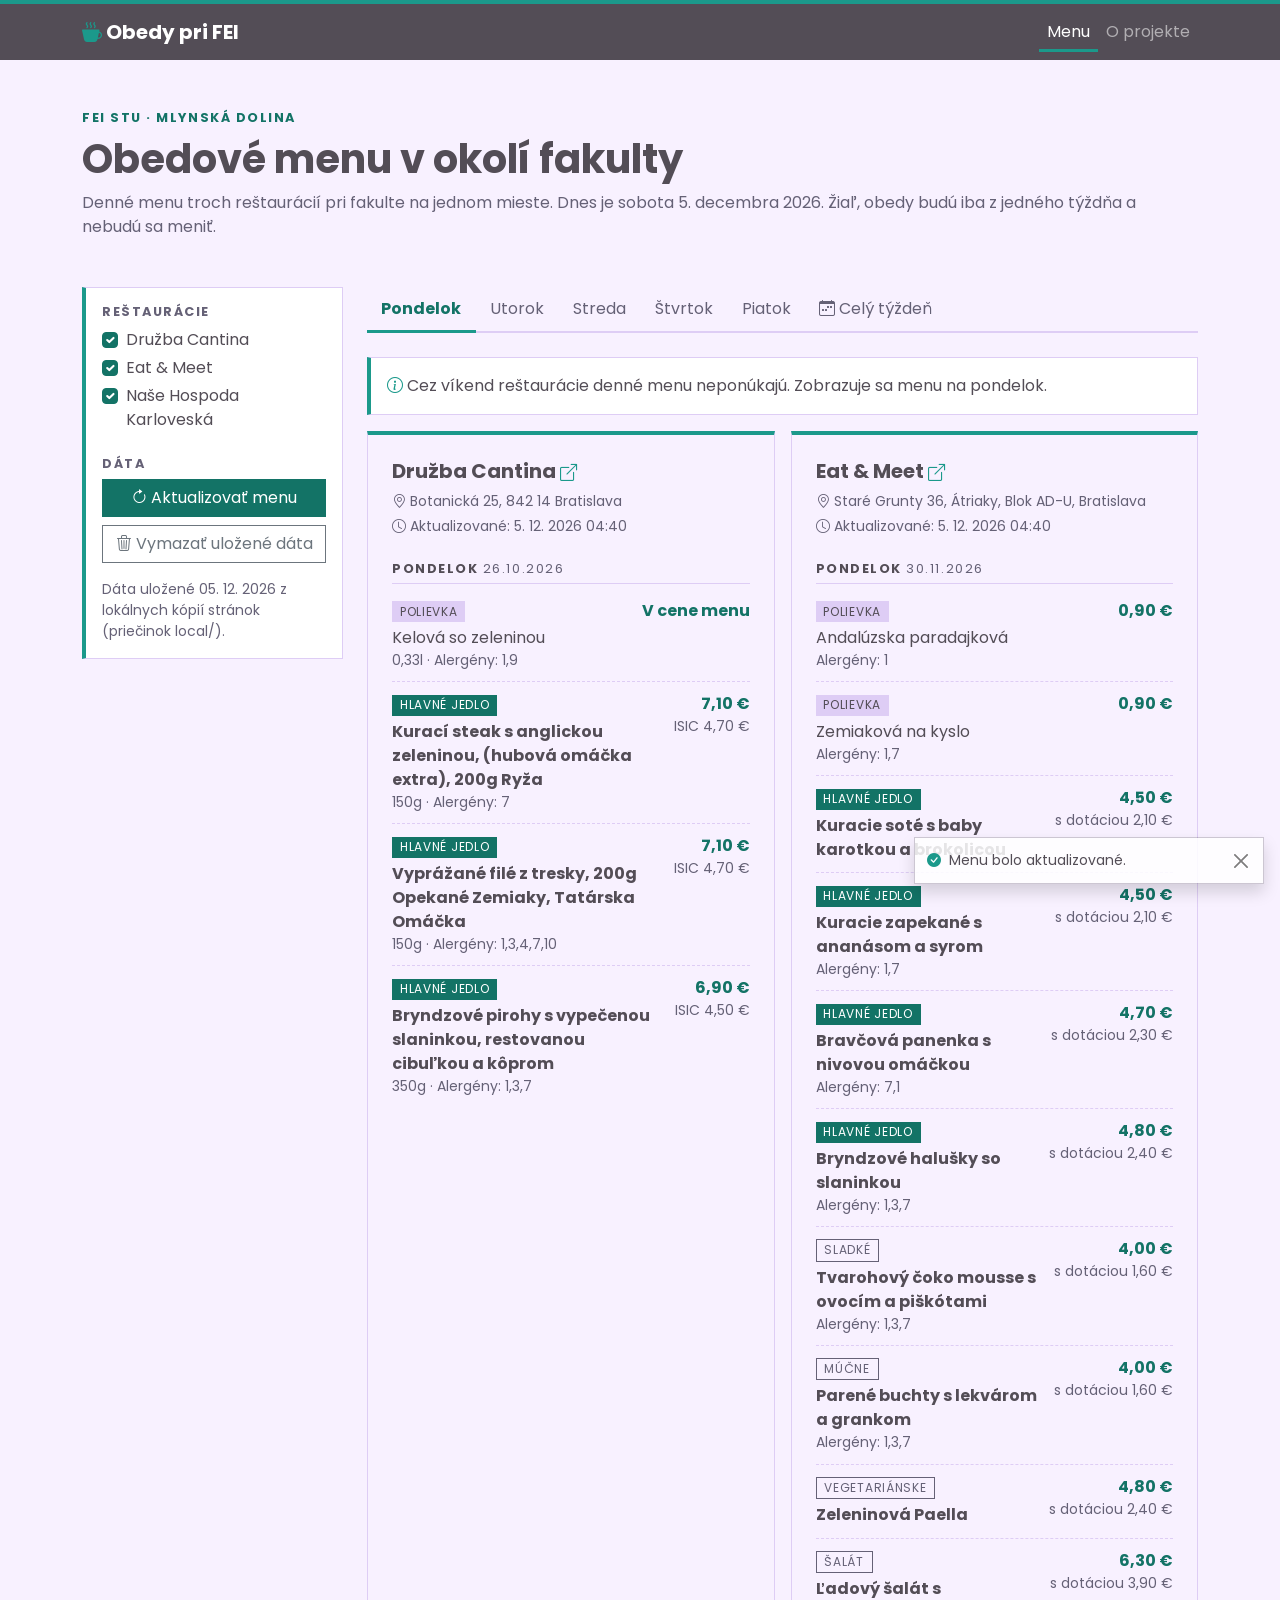
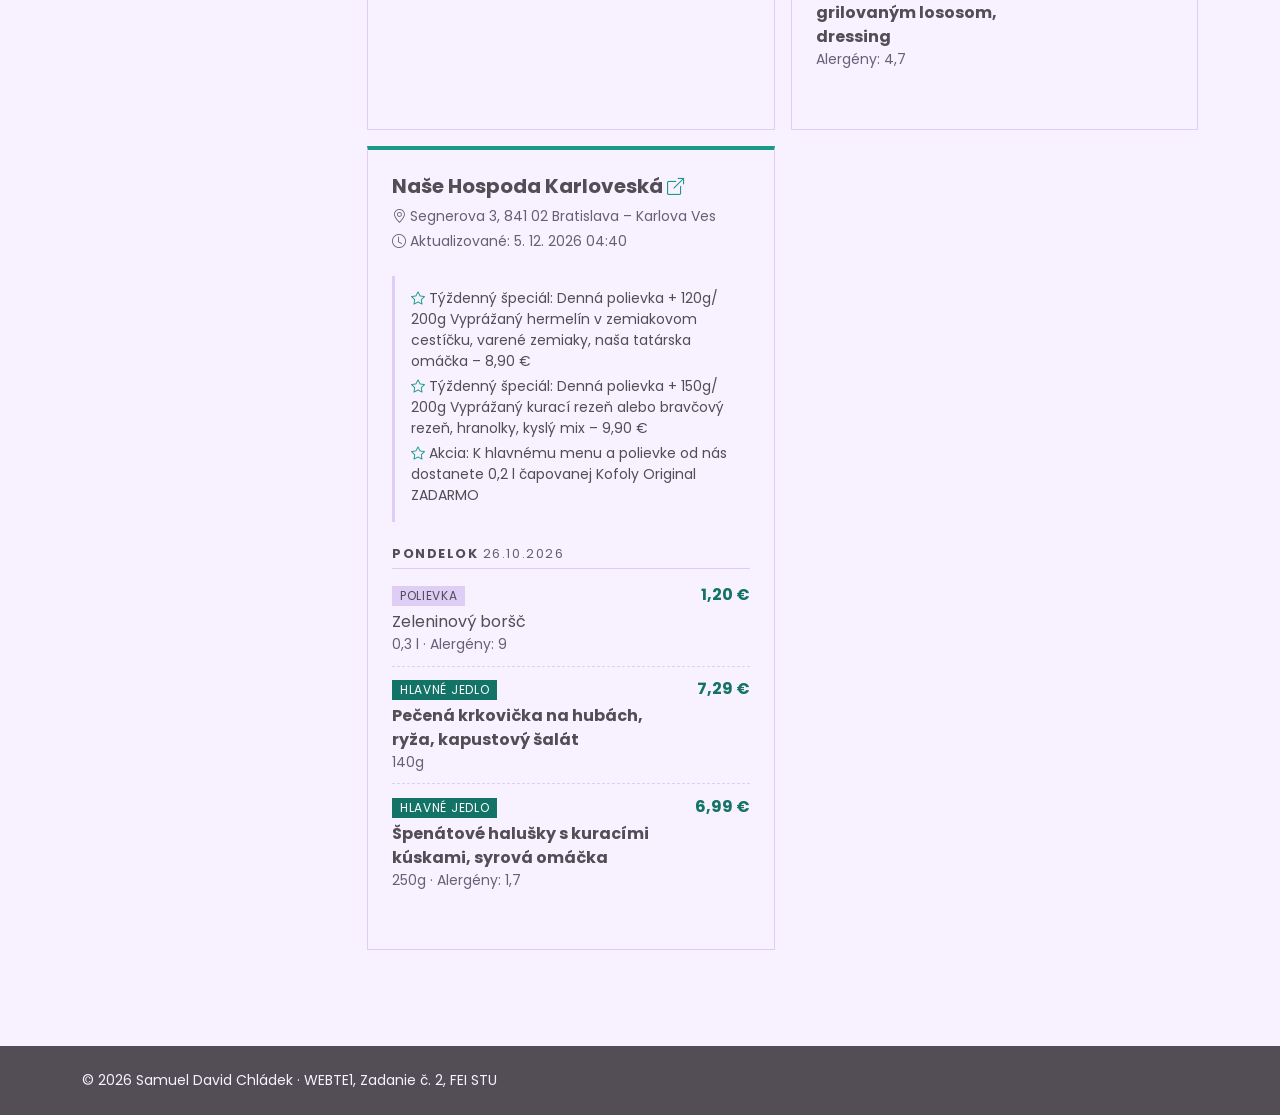
<file: index.html>
<!DOCTYPE html>
<html lang="sk">
<head>
    <meta charset="UTF-8">
    <meta name="viewport" content="width=device-width, initial-scale=1">
    <meta name="description" content="Denné obedové menu reštaurácií v okolí FEI STU v Bratislave.">
    <meta name="author" content="Samuel David Chládek">
    <title>Obedové menu v okolí FEI STU</title>

    <!-- Ikona stránky -->
    <link rel="icon" href="favicon.svg" type="image/svg+xml">

    <!-- Knižnice: Bootstrap 5 (CSS) a Bootstrap Icons -->
    <link rel="stylesheet" href="https://cdn.jsdelivr.net/npm/bootstrap@5.3.3/dist/css/bootstrap.min.css">
    <link rel="stylesheet" href="https://cdn.jsdelivr.net/npm/bootstrap-icons@1.11.3/font/bootstrap-icons.min.css">

    <!-- Vlastné štýly (musia byť až za Bootstrapom, aby ho mohli prepísať) -->
    <link rel="stylesheet" href="css/style.css">
</head>
<body>

    <!-- ===== HLAVIČKA S NAVIGÁCIOU ===== -->
    <header class="site-header">
        <nav class="navbar navbar-expand-md" data-bs-theme="dark" aria-label="Hlavná navigácia">
            <div class="container">
                <a class="navbar-brand fw-bold" href="index.html">
                    <i class="bi bi-cup-hot-fill text-accent" aria-hidden="true"></i> Obedy pri FEI
                </a>
                <button class="navbar-toggler" type="button" data-bs-toggle="collapse"
                        data-bs-target="#mainMenu" aria-controls="mainMenu"
                        aria-expanded="false" aria-label="Zobraziť navigáciu">
                    <span class="navbar-toggler-icon"></span>
                </button>
                <div class="collapse navbar-collapse" id="mainMenu">
                    <ul class="navbar-nav ms-auto">
                        <li class="nav-item"><a class="nav-link active" aria-current="page" href="index.html">Menu</a></li>
                        <li class="nav-item"><a class="nav-link" href="o-projekte.html">O projekte</a></li>
                    </ul>
                </div>
            </div>
        </nav>
    </header>

    <main class="container py-4 py-md-5">

        <!-- ===== ÚVOD ===== -->
        <section class="mb-4 mb-md-5" aria-labelledby="pageTitle">
            <p class="eyebrow fw-bold mb-2">FEI STU · Mlynská dolina</p>
            <h1 id="pageTitle" class="display-6 fw-bold mb-2">Obedové menu v okolí fakulty</h1>
            <p class="text-secondary mb-0">
                Denné menu troch reštaurácií pri fakulte na jednom mieste.
                Dnes je <time id="todayDate" datetime="2026-10-28">dnes</time>. Žiaľ, obedy budú iba z jedného týždňa a nebudú sa meniť.
                <!-- dátum aj text v <time> prepíše app.js na aktuálny deň -->
            </p>
        </section>

        <div class="row g-4">

            <!-- ===== BOČNÝ PANEL: filtre a tlačidlá ===== -->
            <aside class="col-12 col-lg-3" aria-label="Nastavenie zobrazenia">
                <div class="panel p-3">
                    <h2 class="panel-title fw-bold mb-2">Reštaurácie</h2>
                    <!-- checkboxy vytvorí app.js podľa RESTAURANTS -->
                    <div id="filters" class="mb-4"></div>

                    <h2 class="panel-title fw-bold mb-2">Dáta</h2>
                    <div class="d-grid gap-2 mb-3">
                        <button type="button" class="btn btn-accent" id="refreshButton">
                            <i class="bi bi-arrow-clockwise" aria-hidden="true"></i> Aktualizovať menu
                        </button>
                        <button type="button" class="btn btn-outline-secondary" id="clearButton">
                            <i class="bi bi-trash3" aria-hidden="true"></i> Vymazať uložené dáta
                        </button>
                    </div>
                    <p id="dataStatus" class="small text-secondary mb-0"></p>
                </div>
            </aside>

            <!-- ===== HLAVNÁ ČASŤ: záložky dní a menu ===== -->
            <div class="col-12 col-lg-9">

                <!-- Záložky dní -->
                <div class="day-tabs d-flex flex-wrap mb-4" role="group" aria-label="Výber dňa">
                    <button type="button" class="day-tab" data-day="Pondelok">Pondelok</button>
                    <button type="button" class="day-tab" data-day="Utorok">Utorok</button>
                    <button type="button" class="day-tab" data-day="Streda">Streda</button>
                    <button type="button" class="day-tab" data-day="Štvrtok">Štvrtok</button>
                    <button type="button" class="day-tab" data-day="Piatok">Piatok</button>
                    <button type="button" class="day-tab" data-day="week">
                        <i class="bi bi-calendar-week" aria-hidden="true"></i> Celý týždeň
                    </button>
                </div>

                <!-- Informácia cez víkend (app.js ju zobrazí odstránením triedy d-none) -->
                <div id="weekendInfo" class="alert panel d-none" role="status">
                    <i class="bi bi-info-circle text-accent" aria-hidden="true"></i>
                    Cez víkend reštaurácie denné menu neponúkajú. Zobrazuje sa menu na pondelok.
                </div>

                <!-- Indikátor načítavania (Bootstrap spinner) -->
                <div id="loader" class="text-center py-5 d-none" role="status">
                    <div class="spinner-border text-accent" aria-hidden="true"></div>
                    <p class="mt-3 text-secondary mb-0">Načítavam a spracúvam menu reštaurácií…</p>
                </div>

                <!-- ===== VÝPIS MENU – karty reštaurácií vkladá app.js ===== -->
                <section aria-label="Menu reštaurácií">
                    <div id="menuList" class="row g-3"></div>
                </section>
            </div>
        </div>
    </main>

    <!-- ===== PÄTIČKA ===== -->
    <footer class="site-footer py-4 mt-5">
        <div class="container small">
            <div class="row g-2">
                <div class="col-12 col-md-6">
                    &copy; 2026 Samuel David Chládek · WEBTE1, Zadanie č. 2, FEI STU
                </div>
                
            </div>
        </div>
    </footer>

    <!-- Oznámenie (Bootstrap Toast) – zobrazí sa po aktualizácii / vymazaní -->
    <div class="toast-container position-fixed bottom-0 end-0 p-3">
        <div id="toast" class="toast" role="status" aria-live="polite" aria-atomic="true">
            <div class="toast-body d-flex align-items-center gap-2">
                <i class="bi bi-check-circle-fill text-accent" aria-hidden="true"></i>
                <span id="toastText"></span>
                <button type="button" class="btn-close ms-auto" data-bs-dismiss="toast" aria-label="Zavrieť"></button>
            </div>
        </div>
    </div>

    <!-- Knižnica: Bootstrap 5 JS (rozbaľovacia navigácia na mobile, Toast) -->
    <script src="https://cdn.jsdelivr.net/npm/bootstrap@5.3.3/dist/js/bootstrap.bundle.min.js"></script>
    <!-- Vlastné skripty: najprv parsery, potom aplikácia (app.js používa RESTAURANTS) -->
    <script src="js/restaurants.js"></script>
    <script src="js/app.js"></script>
</body>
</html>
</file>
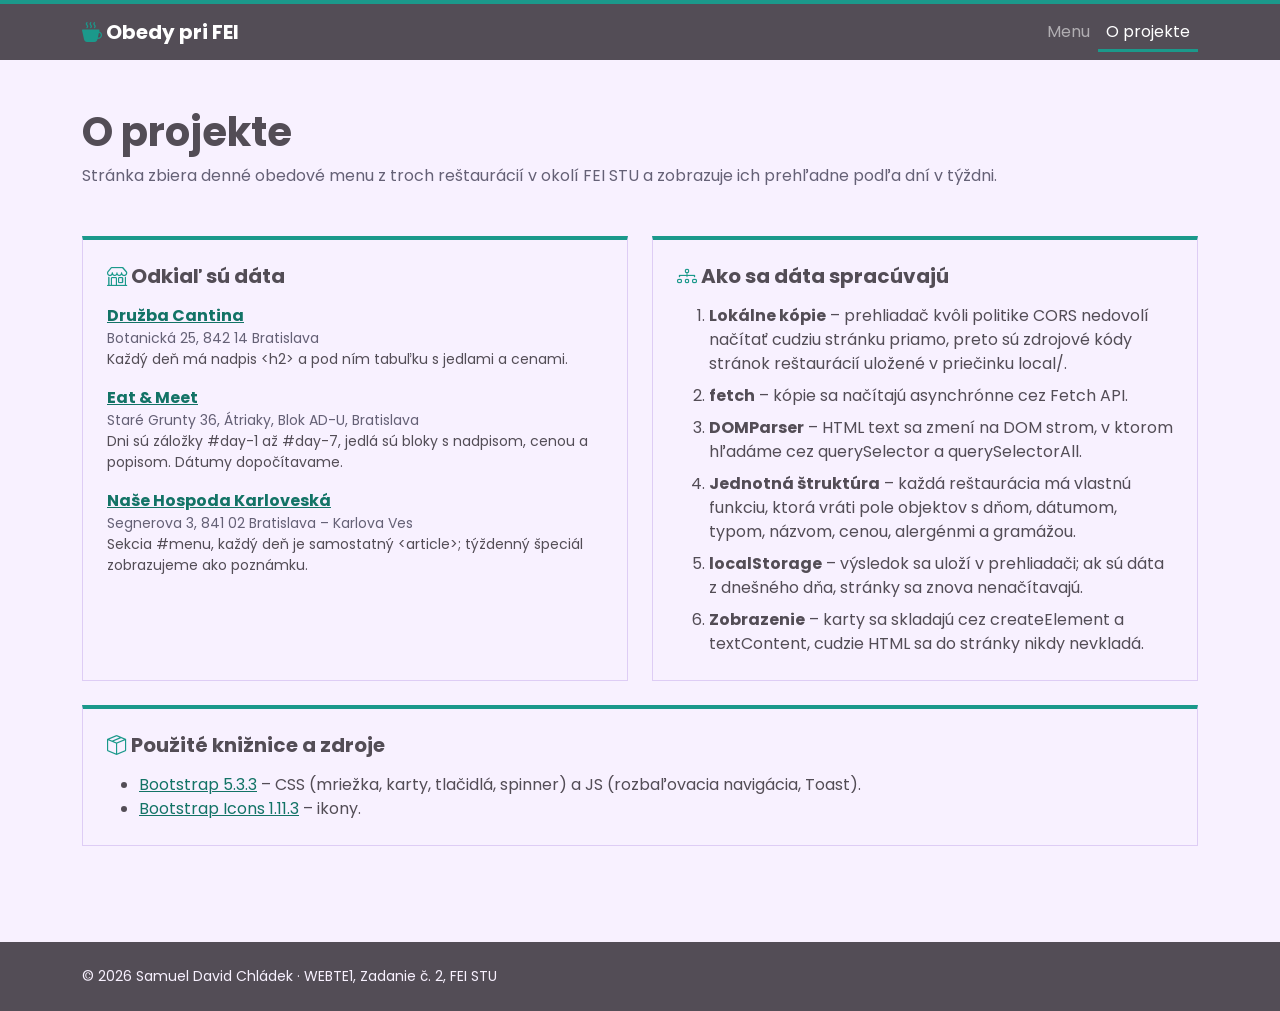
<file: o-projekte.html>
<!DOCTYPE html>
<html lang="sk">
<head>
    <meta charset="UTF-8">
    <meta name="viewport" content="width=device-width, initial-scale=1">
    <meta name="description" content="Ako funguje stránka Obedové menu v okolí FEI STU – zdroje dát, spracovanie a použité knižnice.">
    <meta name="author" content="Samuel David Chládek">
    <title>O projekte | Obedové menu v okolí FEI STU</title>

    <link rel="icon" href="favicon.svg" type="image/svg+xml">
    <link rel="stylesheet" href="https://cdn.jsdelivr.net/npm/bootstrap@5.3.3/dist/css/bootstrap.min.css">
    <link rel="stylesheet" href="https://cdn.jsdelivr.net/npm/bootstrap-icons@1.11.3/font/bootstrap-icons.min.css">
    <link rel="stylesheet" href="css/style.css">
</head>
<body>

    <header class="site-header">
        <nav class="navbar navbar-expand-md" data-bs-theme="dark" aria-label="Hlavná navigácia">
            <div class="container">
                <a class="navbar-brand fw-bold" href="index.html">
                    <i class="bi bi-cup-hot-fill text-accent" aria-hidden="true"></i> Obedy pri FEI
                </a>
                <button class="navbar-toggler" type="button" data-bs-toggle="collapse"
                        data-bs-target="#mainMenu" aria-controls="mainMenu"
                        aria-expanded="false" aria-label="Zobraziť navigáciu">
                    <span class="navbar-toggler-icon"></span>
                </button>
                <div class="collapse navbar-collapse" id="mainMenu">
                    <ul class="navbar-nav ms-auto">
                        <li class="nav-item"><a class="nav-link" href="index.html">Menu</a></li>
                        <li class="nav-item"><a class="nav-link active" aria-current="page" href="o-projekte.html">O projekte</a></li>
                    </ul>
                </div>
            </div>
        </nav>
    </header>

    <main class="container py-4 py-md-5">
        <h1 class="display-6 fw-bold mb-2">O projekte</h1>
        <p class="text-secondary mb-5">
            Stránka zbiera denné obedové menu z troch reštaurácií v okolí FEI STU
            a zobrazuje ich prehľadne podľa dní v týždni.
        </p>

        <div class="row g-4">

            <!-- Zdroje dát -->
            <div class="col-12 col-lg-6">
                <section class="card restaurant-card h-100" aria-labelledby="sourcesTitle">
                    <div class="card-body p-4">
                        <h2 id="sourcesTitle" class="h5 fw-bold mb-3">
                            <i class="bi bi-shop text-accent" aria-hidden="true"></i> Odkiaľ sú dáta
                        </h2>
                        <ul class="list-unstyled mb-0">
                            <li class="mb-3">
                                <a href="https://www.druzbacatering.sk/jedalny-listok/" target="_blank" rel="noopener" class="fw-bold">Družba Cantina</a>
                                <div class="small text-secondary">Botanická 25, 842 14 Bratislava</div>
                                <div class="small">Každý deň má nadpis &lt;h2&gt; a pod ním tabuľku s jedlami a cenami.</div>
                            </li>
                            <li class="mb-3">
                                <a href="https://eatandmeet.sk/tyzdenne-menu" target="_blank" rel="noopener" class="fw-bold">Eat &amp; Meet</a>
                                <div class="small text-secondary">Staré Grunty 36, Átriaky, Blok AD-U, Bratislava</div>
                                <div class="small">Dni sú záložky #day-1 až #day-7, jedlá sú bloky s nadpisom, cenou a popisom. Dátumy dopočítavame.</div>
                            </li>
                            <li>
                                <a href="https://www.nasehospoda-karloveska.sk/" target="_blank" rel="noopener" class="fw-bold">Naše Hospoda Karloveská</a>
                                <div class="small text-secondary">Segnerova 3, 841 02 Bratislava – Karlova Ves</div>
                                <div class="small">Sekcia #menu, každý deň je samostatný &lt;article&gt;; týždenný špeciál zobrazujeme ako poznámku.</div>
                            </li>
                        </ul>
                    </div>
                </section>
            </div>

            <!-- Spracovanie -->
            <div class="col-12 col-lg-6">
                <section class="card restaurant-card h-100" aria-labelledby="processingTitle">
                    <div class="card-body p-4">
                        <h2 id="processingTitle" class="h5 fw-bold mb-3">
                            <i class="bi bi-diagram-3 text-accent" aria-hidden="true"></i> Ako sa dáta spracúvajú
                        </h2>
                        <ol class="mb-0">
                            <li class="mb-2"><strong>Lokálne kópie</strong> – prehliadač kvôli politike CORS nedovolí načítať cudziu stránku priamo, preto sú zdrojové kódy stránok reštaurácií uložené v priečinku local/.</li>
                            <li class="mb-2"><strong>fetch</strong> – kópie sa načítajú asynchrónne cez Fetch API.</li>
                            <li class="mb-2"><strong>DOMParser</strong> – HTML text sa zmení na DOM strom, v ktorom hľadáme cez querySelector a querySelectorAll.</li>
                            <li class="mb-2"><strong>Jednotná štruktúra</strong> – každá reštaurácia má vlastnú funkciu, ktorá vráti pole objektov s dňom, dátumom, typom, názvom, cenou, alergénmi a gramážou.</li>
                            <li class="mb-2"><strong>localStorage</strong> – výsledok sa uloží v prehliadači; ak sú dáta z dnešného dňa, stránky sa znova nenačítavajú.</li>
                            <li><strong>Zobrazenie</strong> – karty sa skladajú cez createElement a textContent, cudzie HTML sa do stránky nikdy nevkladá.</li>
                        </ol>
                    </div>
                </section>
            </div>

            <!-- Knižnice -->
            <div class="col-12">
                <section class="card restaurant-card" aria-labelledby="librariesTitle">
                    <div class="card-body p-4">
                        <h2 id="librariesTitle" class="h5 fw-bold mb-3">
                            <i class="bi bi-box-seam text-accent" aria-hidden="true"></i> Použité knižnice a zdroje
                        </h2>
                        <ul class="mb-0">
                            <li><a href="https://getbootstrap.com/" target="_blank" rel="noopener">Bootstrap 5.3.3</a> – CSS (mriežka, karty, tlačidlá, spinner) a JS (rozbaľovacia navigácia, Toast).</li>
                            <li><a href="https://icons.getbootstrap.com/" target="_blank" rel="noopener">Bootstrap Icons 1.11.3</a> – ikony.</li>
                        </ul>
                    </div>
                </section>
            </div>
        </div>
    </main>

    <footer class="site-footer py-4 mt-5">
        <div class="container small">
            <div class="row g-2">
                <div class="col-12 col-md-6">
                    &copy; 2026 Samuel David Chládek · WEBTE1, Zadanie č. 2, FEI STU
                </div>
                
            </div>
        </div>
    </footer>

    <script src="https://cdn.jsdelivr.net/npm/bootstrap@5.3.3/dist/js/bootstrap.bundle.min.js"></script>
</body>
</html>
</file>
<file: css/style.css>
/* =====================================================================
   style.css – vlastné štýly (zvyšok riešia triedy Bootstrapu)
   ===================================================================== */

/* Font Poppins uložený lokálne: 400 = normálny, 700 = tučný */
@font-face {
    font-family: "Poppins";
    src: url("../fonts/poppins-regular.woff2") format("woff2");
    font-weight: 400;
    font-style: normal;
    font-display: swap;
}

@font-face {
    font-family: "Poppins";
    src: url("../fonts/poppins-bold.woff2") format("woff2");
    font-weight: 700;
    font-style: normal;
    font-display: swap;
}

/* Farebná paleta + prepísané premenné Bootstrapu */
:root {
    --verdigris: #1b998b;       /* akcent: rámiky, ikony */
    --verdigris-dark: #137366;  /* akcent pre text (lepší kontrast) */
    --lavender: #f8f1ff;
    --thistle: #decdf5;
    --dim-grey: #656176;
    --charcoal: #534d56;

    --bs-body-font-family: "Poppins", sans-serif;
    --bs-body-color: var(--charcoal);
    --bs-body-bg: var(--lavender);
    --bs-secondary-rgb: 101, 97, 118;   /* .text-secondary = dim grey */
    --bs-border-color: var(--thistle);
    --bs-border-radius: 0;              /* hranaté prvky */
    --bs-border-radius-sm: 0;
    --bs-border-radius-lg: 0;
    --bs-link-color-rgb: 19, 115, 102;
}

/* Pätička vždy dole */
body {
    min-height: 100vh;
    display: flex;
    flex-direction: column;
}

main {
    flex: 1 0 auto;
}

/* Hlavička a pätička */
.site-header,
.site-footer {
    background-color: var(--charcoal);
    color: var(--lavender);
}

.site-header {
    border-top: 4px solid var(--verdigris);
}

.site-header .nav-link.active {
    box-shadow: inset 0 -3px 0 var(--verdigris);
}

/* Malé nadpisy veľkými písmenami */
.eyebrow,
.panel-title,
.day-title {
    font-size: 0.8rem;
    letter-spacing: 0.12em;
    text-transform: uppercase;
}

.eyebrow {
    color: var(--verdigris-dark);
}

.panel-title {
    color: var(--dim-grey);
}

.text-accent {
    color: var(--verdigris);
}

/* Bočný panel */
.panel {
    background-color: #fff;
    border: 1px solid var(--thistle);
    border-left: 4px solid var(--verdigris);
}

.btn-accent {
    --bs-btn-bg: var(--verdigris-dark);
    --bs-btn-border-color: var(--verdigris-dark);
    --bs-btn-color: #fff;
    --bs-btn-hover-bg: var(--charcoal);
    --bs-btn-hover-border-color: var(--charcoal);
    --bs-btn-hover-color: #fff;
}

.form-check-input:checked {
    background-color: var(--verdigris-dark);
    border-color: var(--verdigris-dark);
}

/* Záložky dní */
.day-tabs {
    border-bottom: 2px solid var(--thistle);
}

.day-tab {
    background: none;
    border: 0;
    padding: 0.6rem 0.9rem;
    color: var(--dim-grey);
    margin-bottom: -2px;
    border-bottom: 3px solid transparent;
}

.day-tab.active {
    color: var(--verdigris-dark);
    font-weight: 700;
    border-bottom-color: var(--verdigris);
}

/* Karta reštaurácie */
.restaurant-card {
    border: 1px solid var(--thistle);
    border-top: 4px solid var(--verdigris);
}

.day-title {
    padding-bottom: 0.4rem;
    border-bottom: 1px solid var(--thistle);
}

.menu-item {
    padding: 0.65rem 0;
    border-bottom: 1px dashed var(--thistle);
}

.menu-item:last-child {
    border-bottom: 0;
}

/* Cena */
.price {
    color: var(--verdigris-dark);
    font-weight: 700;
    text-align: right;
    white-space: nowrap;
}

.price small {
    display: block;
    font-weight: 400;
    color: var(--dim-grey);
}

/* Typy jedál */
.badge {
    font-weight: 400;
    letter-spacing: 0.06em;
    text-transform: uppercase;
}

.badge-soup {
    background-color: var(--thistle);
    color: var(--charcoal);
}

.badge-main {
    background-color: var(--verdigris-dark);
    color: #fff;
}

.badge-other {
    border: 1px solid var(--dim-grey);
    color: var(--dim-grey);
}

/* Týždenný špeciál */
.notes {
    background-color: var(--lavender);
    border-left: 3px solid var(--thistle);
    padding: 0.75rem 1rem;
}
</file>
